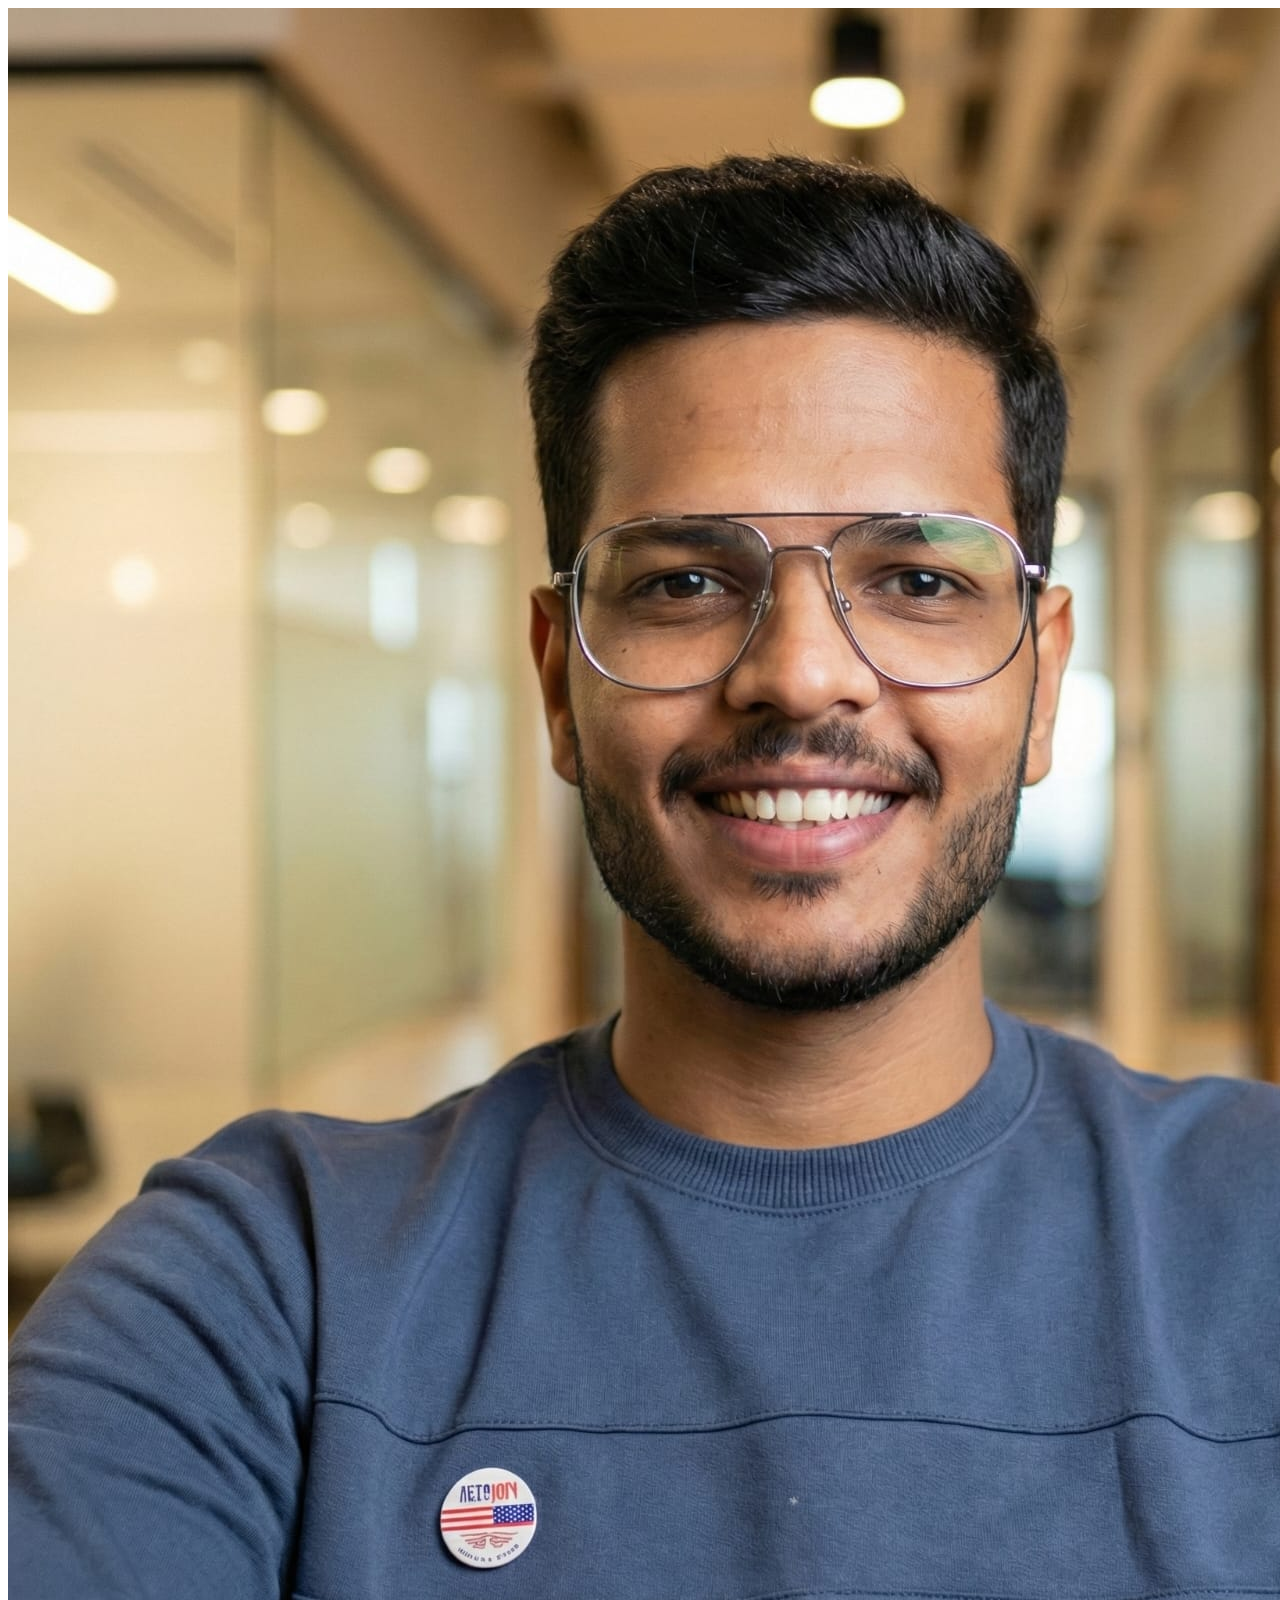
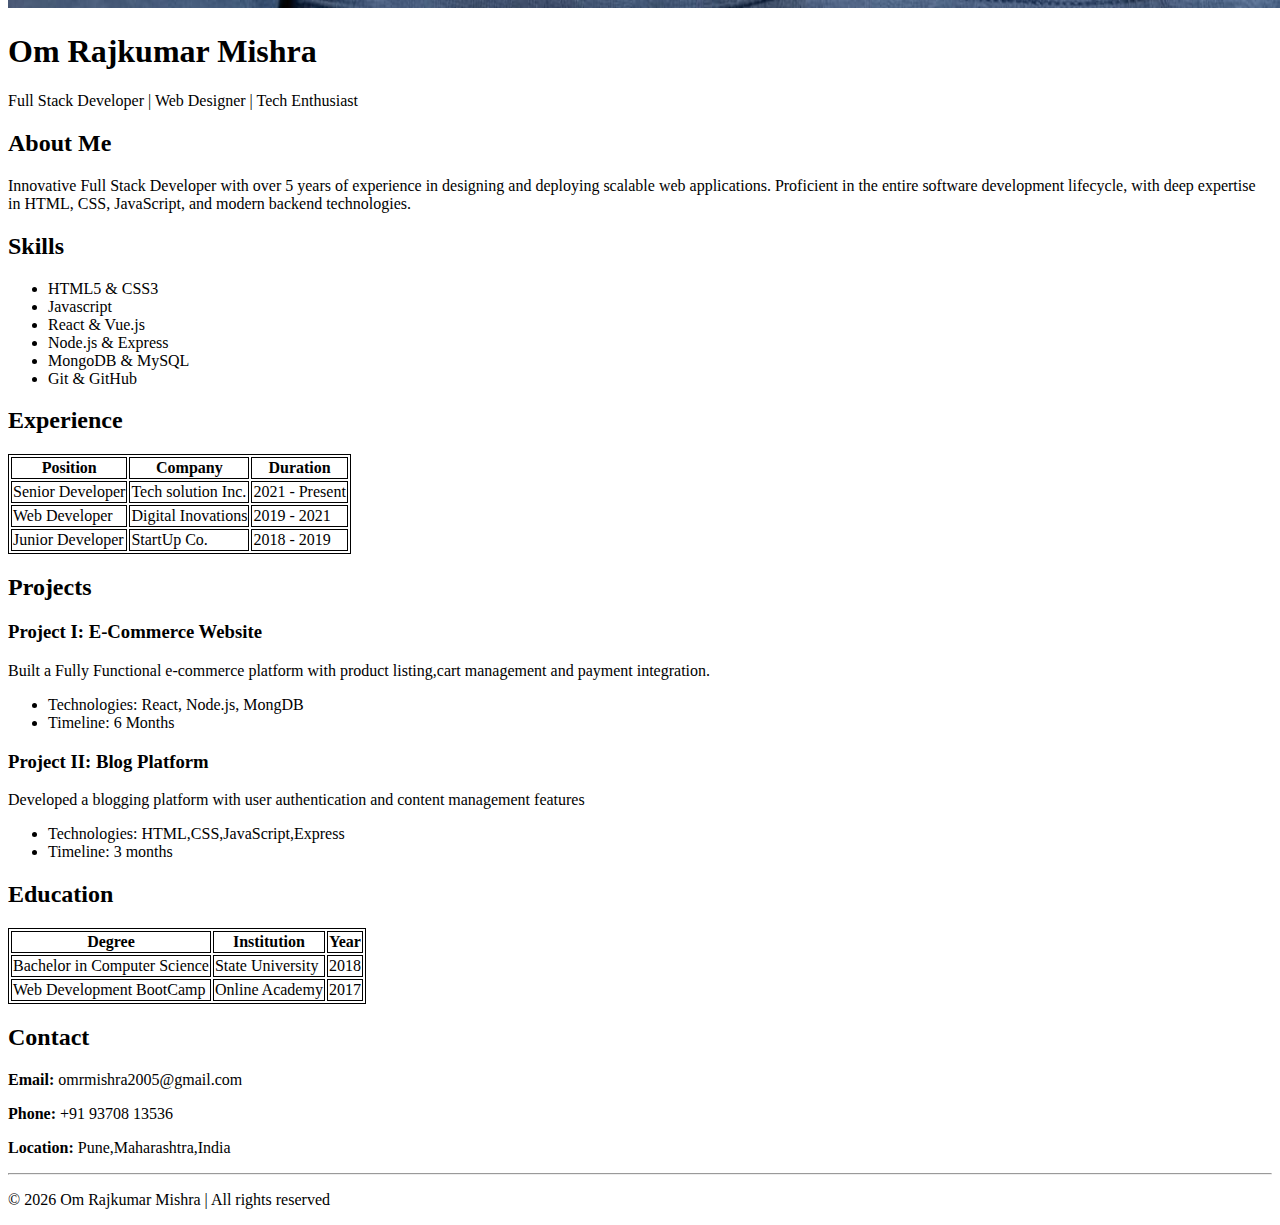
<file: index.html>
<!DOCTYPE html>
<html lang="en">

<head>
    <meta charset="UTF-8">
    <meta name="viewport" content="width=device-width, initial-scale=1.0">
    <title>Resume</title>
    <link rel="stylesheet" href="myfile.css">
</head>

<body>
    <div class="container">
        <div class="corner-decoration top-right"></div>
        <div class="corner-decoration bottom-left"></div>
        <div class="corner-decoration top-left"></div>
        <div class="corner-decoration bottom-right"></div>
        <div class="header">
            <img src="Om_image.jpeg" alt="Om Image">
            <div>
                <h1>Om Rajkumar Mishra</h1>
                <p>Full Stack Developer | Web Designer | Tech Enthusiast </p>
            </div>
        </div>
        <!-- <hr> -->
        <div class="about-me">
            <h2>About Me</h2>
            <p>Innovative Full Stack Developer with over 5 years of experience in designing and deploying scalable web
                applications. Proficient in the entire software development lifecycle, with deep expertise in HTML, CSS,
                JavaScript, and modern backend technologies.</p>
        </div>
        <!-- <hr> -->
        <div class="skills">
            <h2>Skills</h2>
            <ul>
                <li>HTML5 & CSS3</li>
                <li>Javascript</li>
                <li>React & Vue.js</li>
                <li>Node.js & Express</li>
                <li>MongoDB & MySQL</li>
                <li>Git & GitHub</li>
            </ul>
        </div>
        <!-- <hr> -->
        <div class="experience">
            <h2>Experience</h2>
            <table>
                <tr>
                    <th>Position</th>
                    <th>Company</th>
                    <th>Duration</th>
                </tr>
                <tr>
                    <td>Senior Developer</td>
                    <td>Tech solution Inc.</td>
                    <td>2021 - Present</td>
                </tr>
                <tr>
                    <td>Web Developer</td>
                    <td>Digital Inovations</td>
                    <td>2019 - 2021</td>
                </tr>
                <tr>
                    <td>Junior Developer</td>
                    <td>StartUp Co.</td>
                    <td>2018 - 2019</td>
                </tr>
            </table>
        </div>
        <!-- <hr> -->
        <div class="projects">
            <h2>Projects</h2>
            <h3>Project I: E-Commerce Website</h3>
            <p>Built a Fully Functional e-commerce platform with product listing,cart management and payment
                integration.
            </p>
            <ul>
                <li>Technologies: React, Node.js, MongDB</li>
                <li>Timeline: 6 Months</li>
            </ul>
            <h3>Project II: Blog Platform</h3>
            <p>Developed a blogging platform with user authentication and content management features</p>
            <ul>
                <li>Technologies: HTML,CSS,JavaScript,Express</li>
                <li>Timeline: 3 months</li>
            </ul>
        </div>
        <!-- <hr> -->
        <div class="education">
            <h2>Education</h2>
            <table>
                <tr>
                    <th>Degree</th>
                    <th>Institution</th>
                    <th>Year</th>
                </tr>
                <tr>
                    <td>Bachelor in Computer Science</td>
                    <td>State University</td>
                    <td>2018</td>
                </tr>
                <tr>
                    <td>Web Development BootCamp</td>
                    <td>Online Academy</td>
                    <td>2017</td>
                </tr>
            </table>
        </div>
        <!-- <hr> -->
        <div class="contact">
            <h2>Contact</h2>
            <p><b>Email:</b> omrmishra2005@gmail.com</p>
            <p><b>Phone:</b> +91 93708 13536</p>
            <p><b>Location:</b> Pune,Maharashtra,India</p>
        </div>
        <hr>
        <p class="footer">&copy; 2026 Om Rajkumar Mishra | All rights reserved</p>
    </div>
</body>

</html>
</file>
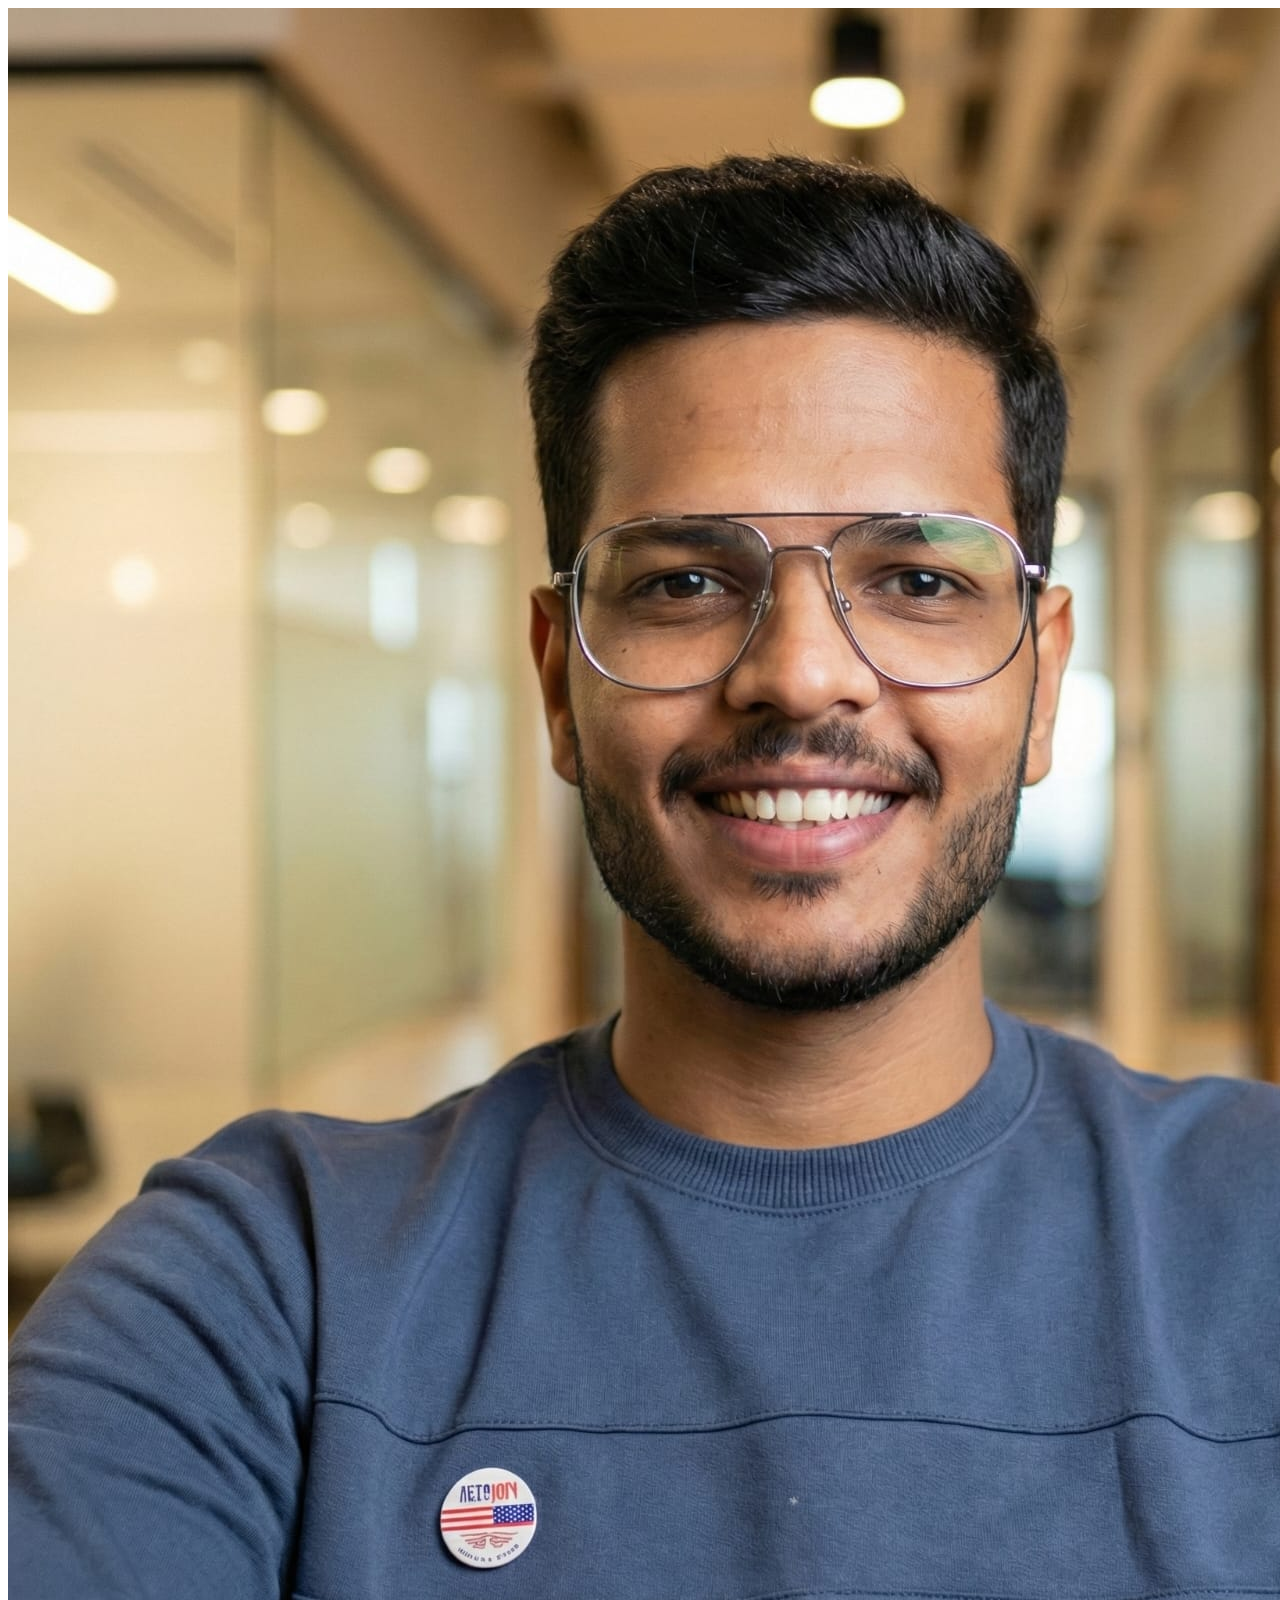
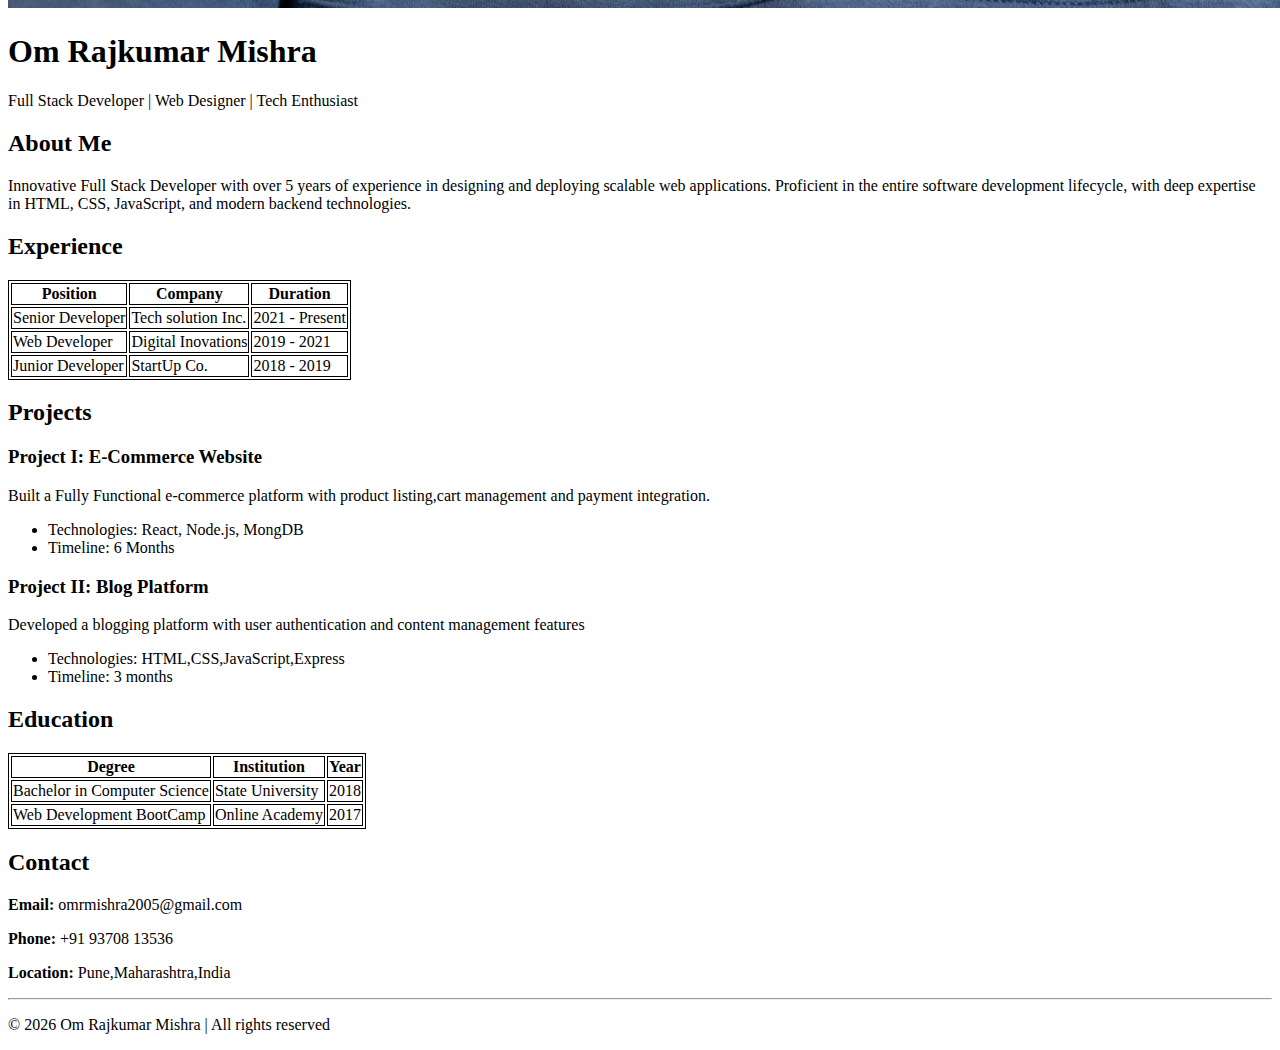
<file: myfile.html>
<!DOCTYPE html>
<html lang="en">

<head>
    <meta charset="UTF-8">
    <meta name="viewport" content="width=device-width, initial-scale=1.0">
    <title>Resume</title>
    <link rel="stylesheet" href="myfile.css">
</head>

<body>
    <div class="container">
        <div class="corner-decoration top-right"></div>
        <div class="corner-decoration bottom-left"></div>
        <div class="corner-decoration top-left"></div>
        <div class="corner-decoration bottom-right"></div>
        <div class="header">
            <img src="Om_image.jpeg" alt="Om Image">
            <div>
                <h1>Om Rajkumar Mishra</h1>
                <p>Full Stack Developer | Web Designer | Tech Enthusiast </p>
            </div>
        </div>
        <!-- <hr> -->
        <div class="about-me">
            <h2>About Me</h2>
            <p>Innovative Full Stack Developer with over 5 years of experience in designing and deploying scalable web
                applications. Proficient in the entire software development lifecycle, with deep expertise in HTML, CSS,
                JavaScript, and modern backend technologies.</p>
        </div>
        <!-- <hr> -->
        
        <!-- <hr> -->
        <div class="experience">
            <h2>Experience</h2>
            <table>
                <tr>
                    <th>Position</th>
                    <th>Company</th>
                    <th>Duration</th>
                </tr>
                <tr>
                    <td>Senior Developer</td>
                    <td>Tech solution Inc.</td>
                    <td>2021 - Present</td>
                </tr>
                <tr>
                    <td>Web Developer</td>
                    <td>Digital Inovations</td>
                    <td>2019 - 2021</td>
                </tr>
                <tr>
                    <td>Junior Developer</td>
                    <td>StartUp Co.</td>
                    <td>2018 - 2019</td>
                </tr>
            </table>
        </div>
        <!-- <hr> -->
        <div class="projects">
            <h2>Projects</h2>
            <h3>Project I: E-Commerce Website</h3>
            <p>Built a Fully Functional e-commerce platform with product listing,cart management and payment
                integration.
            </p>
            <ul>
                <li>Technologies: React, Node.js, MongDB</li>
                <li>Timeline: 6 Months</li>
            </ul>
            <h3>Project II: Blog Platform</h3>
            <p>Developed a blogging platform with user authentication and content management features</p>
            <ul>
                <li>Technologies: HTML,CSS,JavaScript,Express</li>
                <li>Timeline: 3 months</li>
            </ul>
        </div>
        <!-- <hr> -->
        <div class="education">
            <h2>Education</h2>
            <table>
                <tr>
                    <th>Degree</th>
                    <th>Institution</th>
                    <th>Year</th>
                </tr>
                <tr>
                    <td>Bachelor in Computer Science</td>
                    <td>State University</td>
                    <td>2018</td>
                </tr>
                <tr>
                    <td>Web Development BootCamp</td>
                    <td>Online Academy</td>
                    <td>2017</td>
                </tr>
            </table>
        </div>
        <!-- <hr> -->
        <div class="contact">
            <h2>Contact</h2>
            <p><b>Email:</b> omrmishra2005@gmail.com</p>
            <p><b>Phone:</b> +91 93708 13536</p>
            <p><b>Location:</b> Pune,Maharashtra,India</p>
        </div>
        <hr>
        <p class="footer">&copy; 2026 Om Rajkumar Mishra | All rights reserved</p>
    </div>
</body>

</html>
</file>
<file: myfile.css>
table,th,td{
    border: 1px solid black;
}
</file>
